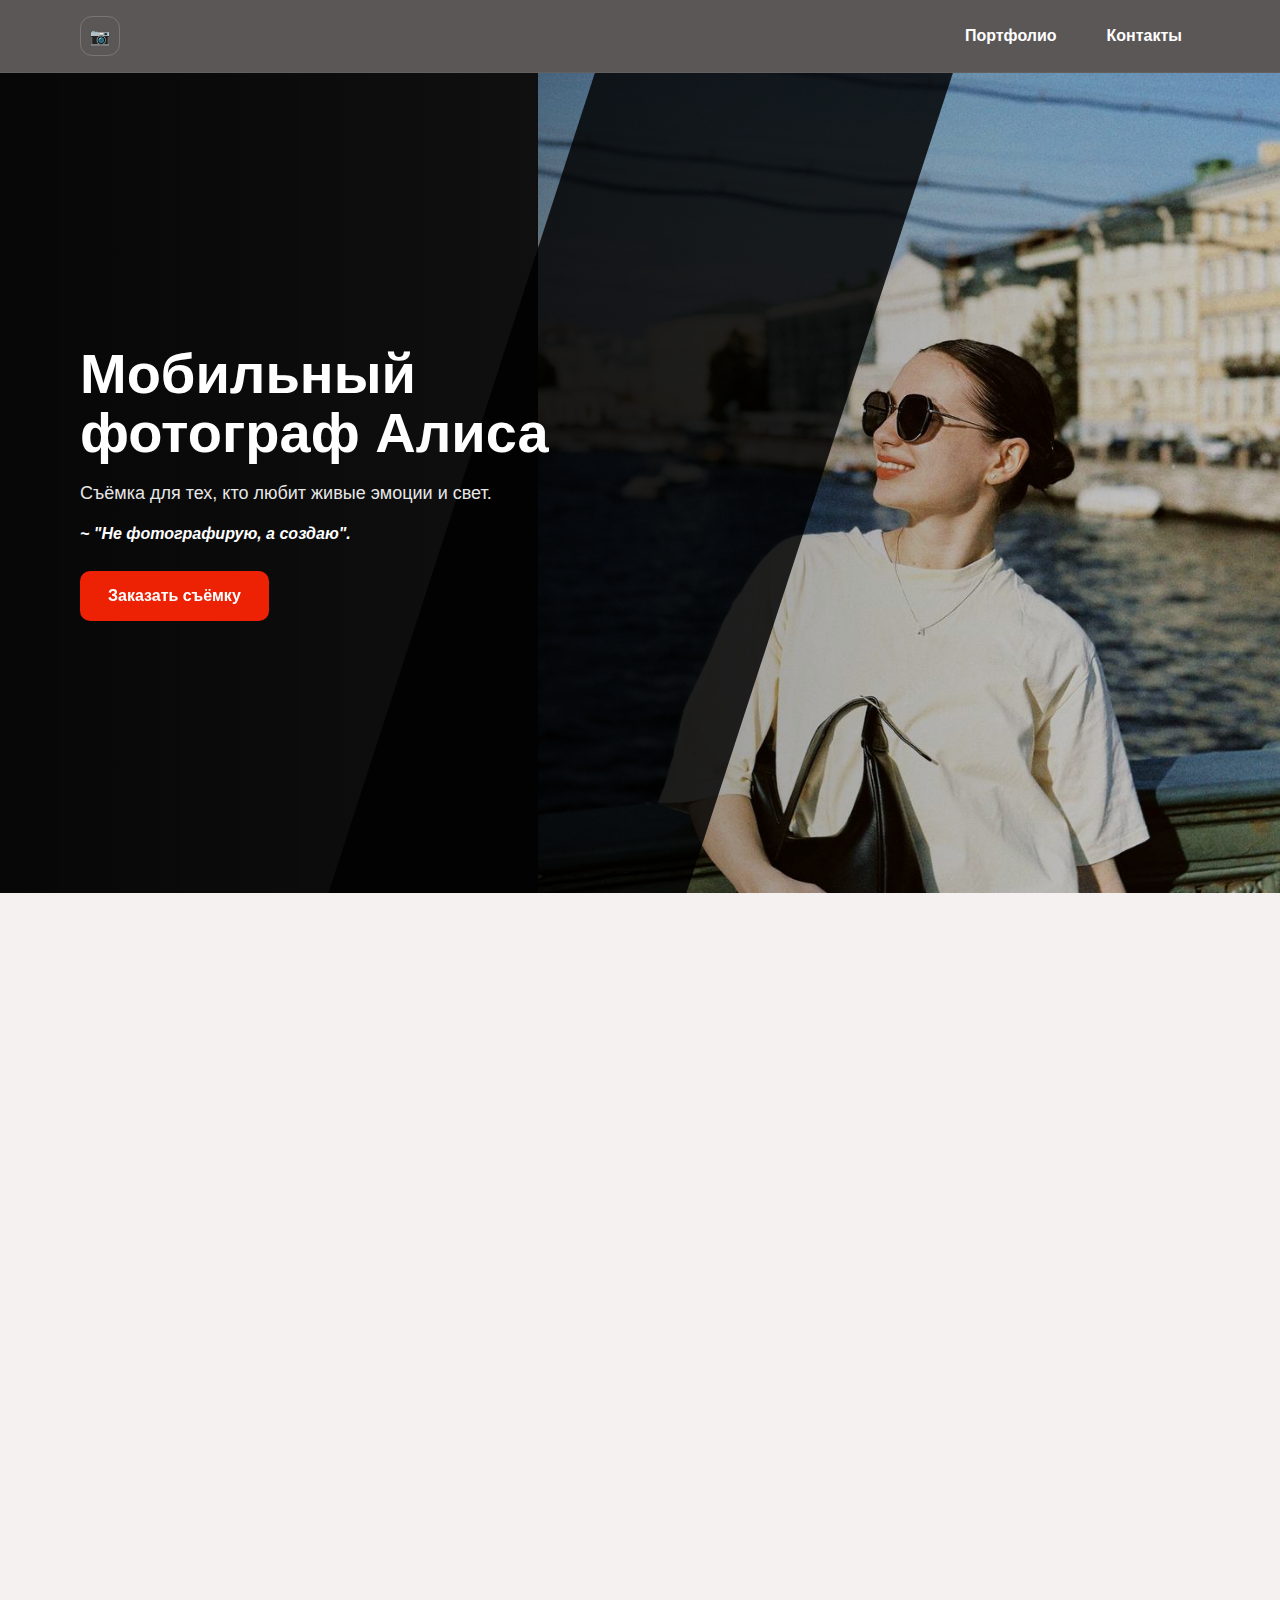
<file: docs/index.html>
<!doctype html>
<html lang="ru">
<head>
  <meta charset="utf-8" />
  <meta name="viewport" content="width=device-width, initial-scale=1" />
  <title>Мобильный фотограф Алиса</title>

  <link rel="stylesheet" href="static/css/style.css">
  <script defer src="static/js/main.js"></script>
</head>

<body>
  <div class="bg-blur"></div>

  <header class="topbar">
    <div class="container topbar__inner">
  <a class="brand" href="index.html">📷</a>
      <nav class="nav">
        <a class="nav__link" href="index.html#portfolio">Портфолио</a>
        <a class="nav__link" href="index.html#contacts">Контакты</a>
      </nav>
    </div>
  </header>

  <main>

    <section class="cover" id="top">
      <div class="cover__media">
        <img class="cover__img" src="static/photos/hero_photos/hero_photo.jpg" alt="Алиса" loading="lazy">
        <div class="cover__overlay"></div>
        <div class="cover__diagonal"></div>
      </div>

      <div class="cover__content container">
        <div class="cover__text js-reveal">
          <h1 class="cover__title">Мобильный фотограф Алиса</h1>
          <p class="cover__subtitle">Съёмка для тех, кто любит живые эмоции и свет.</p>
          <p class="cover__tagline"> ~ "Не фотографирую, а создаю".</p>
          <a class="btn btn--accent" href="https://t.me/aliceshevchuk" target="_blank" rel="noreferrer">Заказать съёмку</a>
        </div>
      </div>
    </section>


    <section class="section section--paper" id="story">
      <div class="container">
        <div class="centerhead js-reveal">
          <h2 class="h2">Немного о стиле</h2>
          <p class="muted">Несколько кадров и короткие заметки — чтобы почувствовать настроение.</p>
        </div>

        <div class="story">
          <article class="storyitem js-reveal">
            <a class="storyitem__media" href="portfolio.html" aria-label="Открыть альбом">
              <img class="storyitem__img" src="static/photos/portfolio/portfolio_10.jpg" alt="portfolio_10" loading="lazy">
            </a>
            <div class="storyitem__text">
              <p class="muted">Люблю мягкий свет, простые позы и живые эмоции — без лишней постановки.</p>
              <a class="linkarrow" href="portfolio.html">Смотреть альбом →</a>
            </div>
          </article>

          <article class="storyitem js-reveal">
            <a class="storyitem__media" href="portfolio.html" aria-label="Открыть альбом">
              <img class="storyitem__img" src="static/photos/portfolio/portfolio_5.jpg" alt="portfolio_5" loading="lazy">
            </a>
            <div class="storyitem__text">
              <p class="muted">Стараюсь поймать момент: ветер, шаг, взгляд, движение рук — всё, что делает кадр настоящим.</p>
              <a class="linkarrow" href="portfolio.html">Смотреть альбом →</a>
            </div>
          </article>

          <article class="storyitem js-reveal">
            <a class="storyitem__media" href="portfolio.html" aria-label="Открыть альбом">
              <img class="storyitem__img" src="static/photos/portfolio/portfolio_1.jpg" alt="portfolio_1" loading="lazy">
            </a>
            <div class="storyitem__text">
              <p class="muted">Обработка аккуратная: сохранённые оттенки кожи, воздух, текстуры и немного киношного настроения.</p>
              <a class="linkarrow" href="portfolio.html">Смотреть альбом →</a>
            </div>
          </article>

          <article class="storyitem js-reveal">
            <a class="storyitem__media" href="portfolio.html" aria-label="Открыть альбом">
              <img class="storyitem__img" src="static/photos/portfolio/portfolio_4_1.png" alt="portfolio_4" loading="lazy">
            </a>
            <div class="storyitem__text">
              <p class="muted">Съёмка на телефоне — это быстро, легко и очень современно, когда важна естественность.</p>
              <a class="linkarrow" href="portfolio.html">Смотреть альбом →</a>
            </div>
          </article>

          <article class="storyitem js-reveal">
            <a class="storyitem__media" href="portfolio.html" aria-label="Открыть альбом">
              <img class="storyitem__img" src="static/photos/portfolio/portfolio_2.png" alt="portfolio_2" loading="lazy">
            </a>
            <div class="storyitem__text">
              <p class="muted">Локации выбираем вместе: город, вода, лестницы, окна, тёплые стены — там, где красиво именно тебе.</p>
              <a class="linkarrow" href="portfolio.html">Смотреть альбом →</a>
            </div>
          </article>

          <article class="storyitem js-reveal">
            <a class="storyitem__media" href="portfolio.html" aria-label="Открыть альбом">
              <img class="storyitem__img" src="static/photos/portfolio/portfolio_7.jpg" alt="portfolio_7" loading="lazy">
            </a>
            <div class="storyitem__text">
              <p class="muted">Мой принцип — комфорт. В кадре не нужно «играть», достаточно быть собой.</p>
              <a class="linkarrow" href="portfolio.html">Смотреть альбом →</a>
            </div>
          </article>
        </div>
      </div>
    </section>

    <section class="section" id="collage">
      <div class="container">
        <div class="centerhead js-reveal">
          <h2 class="h2">Новый локации - новый опыт.</h2>
          <p class="muted">Выберу подходящую локацию для сьемки, обсудим детали и создадим уникальные образы - это просто!</p>
        </div>
        <div class="collage js-reveal">
          <div class="collage-grid">
            <div class="collage-grid__item"><img src="static/photos/new_collage/collage.jpg" alt="collage1" loading="lazy"></div>
            <div class="collage-grid__item"><img src="static/photos/new_collage/collage2.jpg" alt="collage2" loading="lazy"></div>
            <div class="collage-grid__item"><img src="static/photos/new_collage/collage3.jpg" alt="collage3" loading="lazy"></div>
            <div class="collage-grid__item"><img src="static/photos/new_collage/collage4.jpg" alt="collage4" loading="lazy"></div>
            <div class="collage-grid__item"><img src="static/photos/new_collage/collage5.jpg" alt="collage5" loading="lazy"></div>
            <div class="collage-grid__item"><img src="static/photos/new_collage/collage6.jpg" alt="collage6" loading="lazy"></div>
            <div class="collage-grid__item"><img src="static/photos/new_collage/collage7.jpg" alt="collage7" loading="lazy"></div>
            <div class="collage-grid__item"><img src="static/photos/new_collage/collage8.jpg" alt="collage8" loading="lazy"></div>
          </div>
        </div>
      </div>
    </section>

    <section class="section section--paper" id="services">
      <div class="container">
        <div class="centerhead js-reveal">
          <h2 class="h2">Мои услуги</h2>
        </div>
        <div class="servicegrid js-reveal">
          <article class="servicecard">
            <div class="servicecard__name">Персональная съёмка</div>
            <div class="servicecard__desc">60 минут • серия кадров • помощь с позированием, выбор локации</div>
          </article>
          <article class="servicecard servicecard--featured">
            <div class="servicecard__name">Прогулочная сьемка</div>
            <div class="servicecard__desc">2 часа • 5+ локаций • больше разнообразия</div>
          </article>
          <article class="servicecard">
            <div class="servicecard__name">Семейная съёмка</div>
            <div class="servicecard__desc">Атмосферная сьемка  • много кадров под разные задачи</div>
          </article>
        </div>
      </div>
    </section>

    <section class="section section--paper" id="how">
      <div class="container container--wide">
        <div class="centerhead js-reveal">
          <h2 class="h2">Мой подход к съемке</h2>
        </div>
        <div class="timeline js-reveal">
          <div class="timeline__line"></div>
          <div class="timeline__item">
            <div class="timeline__dot">1</div>
            <div class="timeline__body">
              <div class="timeline__title">Обсуждение и выбор</div>
              <div class="timeline__text">Обсуждаем идею, стиль, локацию и настроение. Помогу, подскажу - ваша идея увидит белый свет в самом прекрасном ее представлении</div>
            </div>
          </div>
          <div class="timeline__item">
            <div class="timeline__dot">2</div>
            <div class="timeline__body">
              <div class="timeline__title">Съемка</div>
              <div class="timeline__text">Комфортный темп, подсказки по позированию и кадрам. Моя задача не только вас сфотографировать, но и создать атмосферу, в которой вы будете чувствовать себя естественно и раскрепощенно.</div>
            </div>
          </div>
          <div class="timeline__item">
            <div class="timeline__dot">3</div>
            <div class="timeline__body">
              <div class="timeline__title">Обработка и результат</div>
              <div class="timeline__text">Подбор лучших фото и аккуратная обработка.Срок обговариаем сразу, в зависимости от объёмов съемки. Обрабатываю ваши фото с душой и вниманием к деталям.</div>
            </div>
          </div>
        </div>
      </div>
    </section>

    <section class="section section--paper" id="portfolio">
      <div class="container">
        <div class="port-teaser js-reveal">
          <div class="port-teaser__text">
            <h2 class="h2">Портфолио</h2>
          </div>
          <a class="arrowbtn" href="portfolio.html" aria-label="Открыть портфолио">
            <span class="arrowbtn__label">Открыть</span>
            <span class="arrowbtn__circle">→</span>
          </a>
        </div>
      </div>
    </section>

    <section class="contactcover" id="contacts">
      <div class="contactcover__media">
        <div class="contactcover__veil"></div>
      </div>
      <div class="contactcover__content container">
        <div class="contactcard js-reveal">
          <div style="text-align:center;">

            <a class="icon-link" href="https://t.me/shevchukalice" target="_blank" rel="noreferrer" aria-label="Telegram канал" style="display:inline-block; margin:0 12px;">
              <svg width="48" height="48" viewBox="0 0 240 240" fill="none" xmlns="http://www.w3.org/2000/svg" aria-hidden="true">
                <rect width="240" height="240" rx="36" fill="#2AABEE"/>
                <path d="M64 123l107-43c4-2 7 1 6 5l-20 93c-1 4-5 6-9 4l-28-18-15 15c-2 2-6 2-7-1L64 123z" fill="#fff"/>
              </svg>
            </a>

            <a class="icon-link" href="https://www.instagram.com/alisa.shevchuk_/profilecard/?igsh=YXQ3ZWx4MHNxcGgx" target="_blank" rel="noreferrer" aria-label="Instagram (заглушка)" style="display:inline-block; margin:0 12px;">
              <svg width="48" height="48" viewBox="0 0 24 24" fill="none" xmlns="http://www.w3.org/2000/svg" aria-hidden="true">
                <rect x="1.5" y="1.5" width="21" height="21" rx="5" fill="#E1306C"/>
                <path d="M7.5 7.5h9v9h-9z" fill="#fff" opacity="0.0" />
                <circle cx="12" cy="12" r="4" stroke="#fff" stroke-width="1.4" fill="none"/>
                <circle cx="18" cy="6" r="1.2" fill="#fff"/>
              </svg>
            </a>
          </div>
        </div>
      </div>
    </section>
  </main>

</body>
</html>
</file>
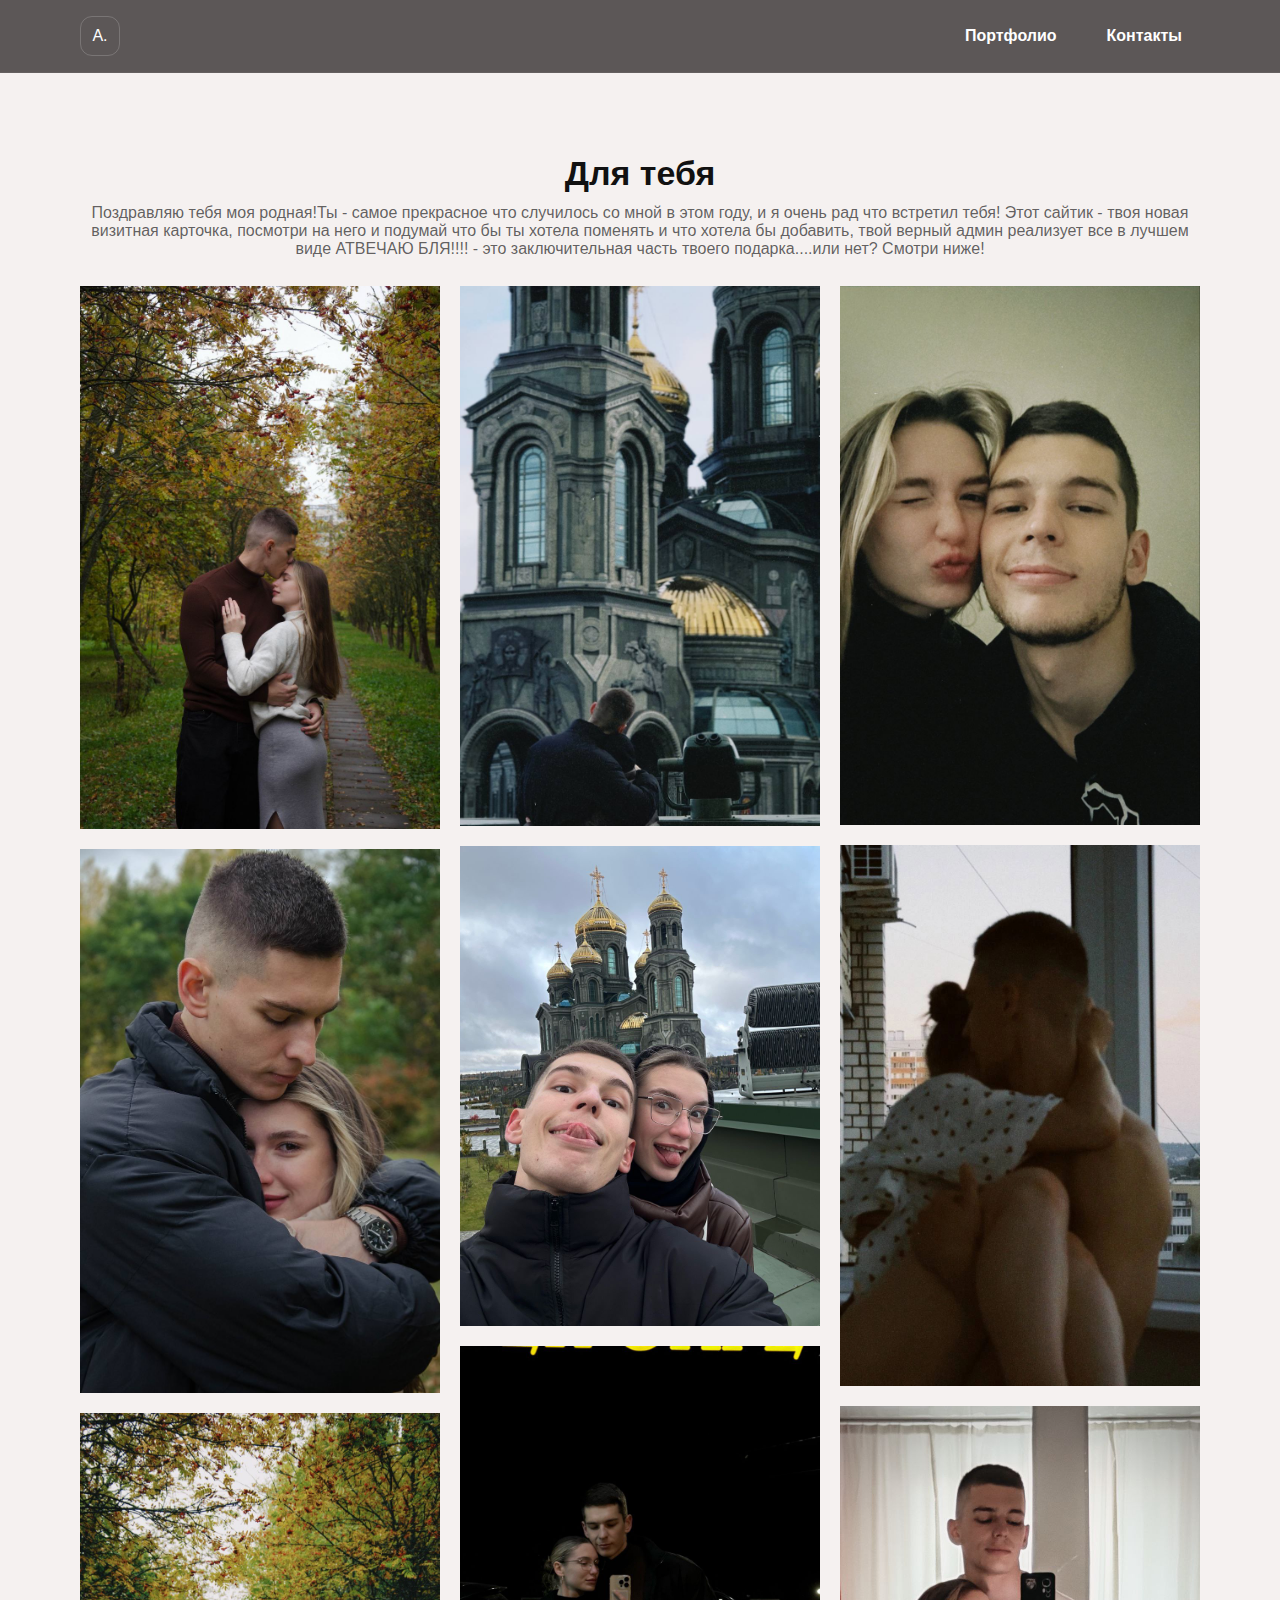
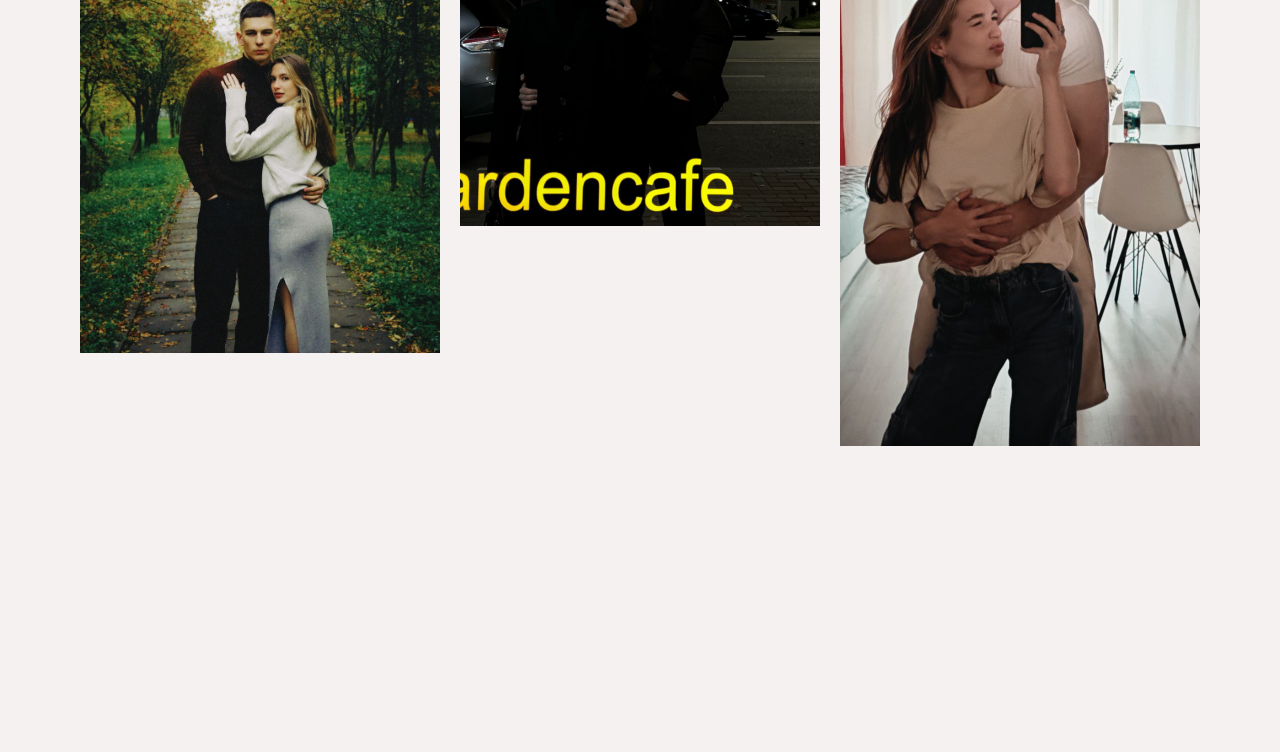
<file: docs/06_07_2025.html>
<!doctype html>
<html lang="ru">
<head>
  <meta charset="utf-8" />
  <meta name="viewport" content="width=device-width, initial-scale=1" />
  <title>Мобильный фотограф Алиса</title>

  <link rel="stylesheet" href="static/css/style.css">
  <style>
    #snow-canvas{
      position: fixed;
      left: 0;
      top: 0;
      width: 100%;
      height: 100%;
      z-index: 9000; 
      pointer-events: none;
    }
    @media (max-width: 560px){
      #snow-canvas{opacity: .9}
    }
  </style>
  <script defer src="static/js/main.js"></script>
</head>

<body>
  <div class="bg-blur"></div>

  <header class="topbar">
    <div class="container topbar__inner">
      <a class="brand" href="index.html">A.</a>
      <nav class="nav">
        <a class="nav__link" href="index.html#portfolio">Портфолио</a>
        <a class="nav__link" href="index.html#contacts">Контакты</a>
      </nav>
    </div>
  </header>

  <main>
    
<section class="section section--paper">
  <div class="container">
    <div class="centerhead js-reveal">
      <h1 class="h2">Для тебя</h1>
      <p class="muted">Поздравляю тебя моя родная!Ты - самое прекрасное что случилось со мной в этом году, и я очень рад что встретил тебя! Этот сайтик - твоя новая визитная карточка, посмотри на него и подумай что бы ты хотела поменять и что хотела бы добавить, твой верный админ реализует все в лучшем виде АТВЕЧАЮ БЛЯ!!!! - это заключительная часть твоего подарка....или нет? Смотри ниже!</p>
    </div>

    <div class="tilda-masonry js-reveal" style="margin-top: 26px;">
      <figure class="tilda-masonry__item">
        <img src="static/photos/we/we1.jpg" alt="we1" loading="lazy">
      </figure>
      <figure class="tilda-masonry__item">
        <img src="static/photos/we/we2.jpg" alt="we2" loading="lazy">
      </figure>
      <figure class="tilda-masonry__item">
        <img src="static/photos/we/we3.jpg" alt="we3" loading="lazy">
      </figure>
      <figure class="tilda-masonry__item">
        <img src="static/photos/we/we4.jpg" alt="we4" loading="lazy">
      </figure>
      <figure class="tilda-masonry__item">
        <img src="static/photos/we/we5.jpg" alt="we5" loading="lazy">
      </figure>
      <figure class="tilda-masonry__item">
        <img src="static/photos/we/we6.jpg" alt="we6" loading="lazy">
      </figure>
      <figure class="tilda-masonry__item">
        <img src="static/photos/we/we7.jpg" alt="we7" loading="lazy">
      </figure>
      <figure class="tilda-masonry__item">
        <img src="static/photos/we/we8.jpg" alt="we8" loading="lazy">
      </figure>
      <figure class="tilda-masonry__item">
        <img src="static/photos/we/we9.jpg" alt="we9" loading="lazy">
      </figure>

    </div>

    <div class="centerhead js-reveal" style="margin-top: 40px;">
      <h2 class="h2" style="font-size: 28px;">Подарок внутри</h2>
      <p class="muted">Нажми кнопку — появится инструкция.</p>

      <div style="margin-top: 18px;">
        <button class="btn btn--accent" type="button"
          data-open-modal="true"
          data-admin="@askollok"
          data-code="knopka-photographer">
          Нажми меня!!!
        </button>
      </div>

      <p class="muted" style="margin-top: 14px;">Кодовая фраза: “knopka-photographer”.</p>
    </div>
  </div>
</section>

<div class="modal" id="modal" aria-hidden="true">
  <div class="modal__overlay" data-close="true"></div>

  <div class="modal__card" role="dialog" aria-modal="true" aria-labelledby="modal-title">
    <button class="modal__close" type="button" data-close="true" aria-label="Закрыть">×</button>
    <h3 class="modal__title" id="modal-title">Как получить подарок</h3>
    <div class="modal__body" id="modal-body"></div>
    <div class="modal__actions">
      <button class="btn btn--outline" type="button" data-close="true">Поняла</button>
    </div>
  </div>
</div>

  </main>

  <canvas id="snow-canvas" aria-hidden="true"></canvas>
  <script>
  (function(){
    const canvas = document.getElementById('snow-canvas');
    const ctx = canvas.getContext('2d');
    let W = canvas.width = window.innerWidth;
    let H = canvas.height = window.innerHeight;

    const flakes = [];
    const flakeCount = Math.min(160, Math.round(W / 8)); 

    function rand(min, max){ return Math.random() * (max - min) + min }

    function createFlake(){
      return {
        x: rand(0, W),
        y: rand(-H, 0),
        r: rand(0.8, 3.4),
        d: rand(0.5, 1.5),
        vx: rand(-0.3, 0.6),
        vy: rand(0.3, 1.2),
        o: rand(0.4, 0.95)
      };
    }

    for(let i=0;i<flakeCount;i++) flakes.push(createFlake());

    let angle = 0;
    function update(){
      angle += 0.0025;
      for(let i=0;i<flakes.length;i++){
        const f = flakes[i];
        f.x += Math.sin(angle + f.d) * f.vx;
        f.y += f.vy;
        f.vy += 0.0002 * f.r;
        if(f.y > H + 10 || f.x < -50 || f.x > W + 50){
          flakes[i] = createFlake();
          flakes[i].y = rand(-50, -10);
        }
      }
    }

    function draw(){
      ctx.clearRect(0,0,W,H);
      for(const f of flakes){
        ctx.beginPath();
        ctx.fillStyle = 'rgba(255,255,255,'+f.o+')';
        ctx.arc(f.x, f.y, f.r, 0, Math.PI*2);
        ctx.fill();
      }
    }

    let animId = null;
    function loop(){ update(); draw(); animId = requestAnimationFrame(loop); }

    function resize(){
      W = canvas.width = window.innerWidth;
      H = canvas.height = window.innerHeight;
      const target = Math.min(220, Math.max(40, Math.round(W / 8)));
      while(flakes.length < target) flakes.push(createFlake());
      while(flakes.length > target) flakes.pop();
    }

    document.addEventListener('visibilitychange', function(){
      if(document.hidden){ cancelAnimationFrame(animId); }
      else{ animId = requestAnimationFrame(loop); }
    });

    window.addEventListener('resize', resize);
    animId = requestAnimationFrame(loop);
  })();
  </script>
</body>
</html>
</file>
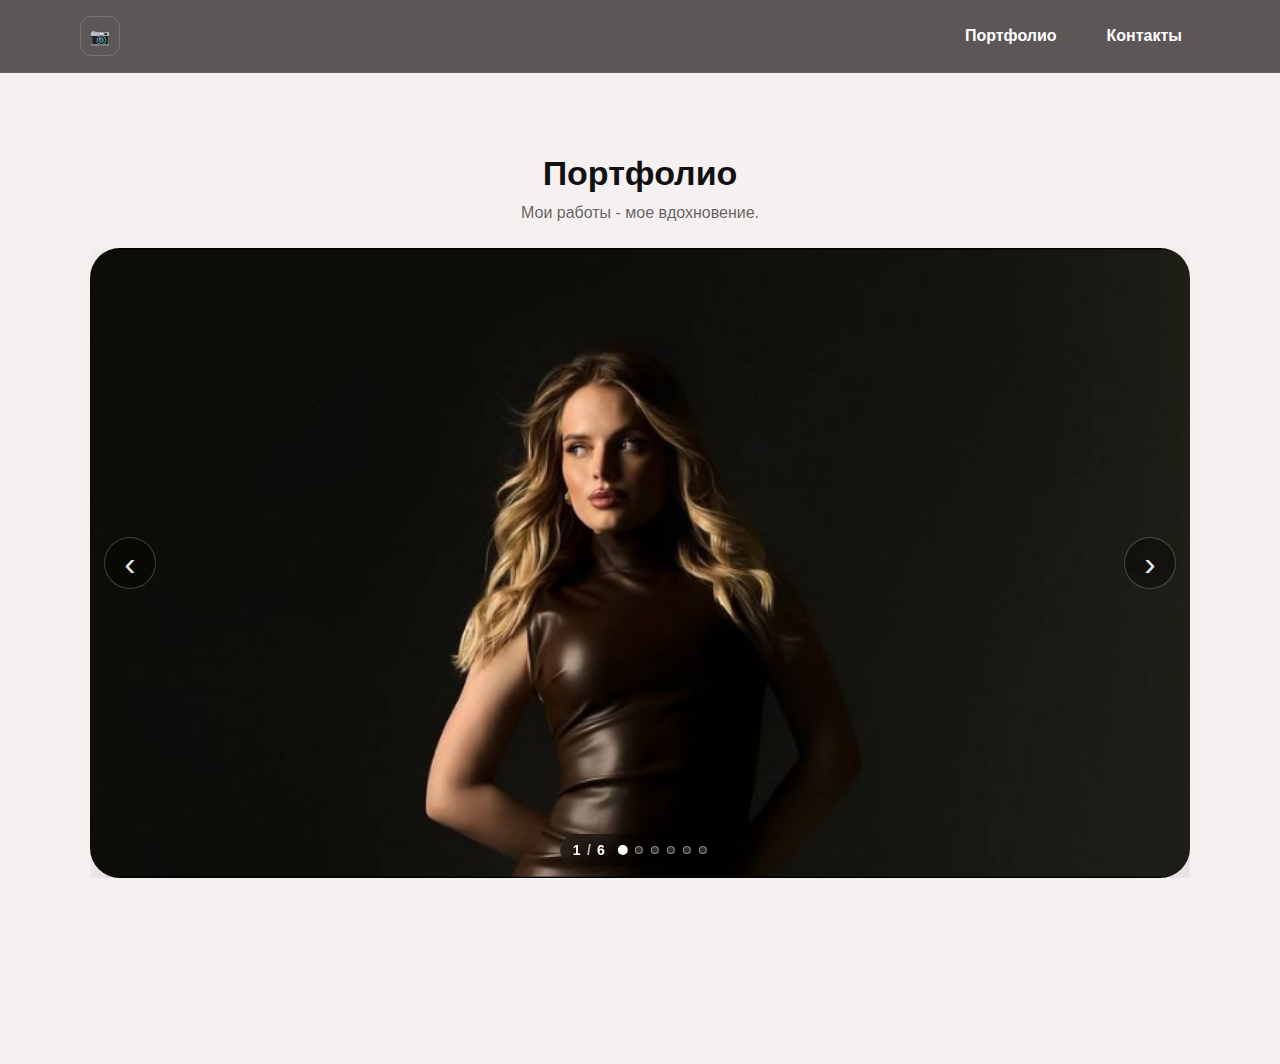
<file: docs/portfolio.html>
<!doctype html>
<html lang="ru">
<head>
  <meta charset="utf-8" />
  <meta name="viewport" content="width=device-width, initial-scale=1" />
  <title>Мобильный фотограф Алиса</title>

  <link rel="stylesheet" href="static/css/style.css">
  <script defer src="static/js/main.js"></script>
</head>

<body>
  <div class="bg-blur"></div>

  <header class="topbar">
    <div class="container topbar__inner">
  <a class="brand" href="index.html">📷</a>
      <nav class="nav">
        <a class="nav__link" href="index.html#portfolio">Портфолио</a>
        <a class="nav__link" href="index.html#contacts">Контакты</a>
      </nav>
    </div>
  </header>

  <main>
    

<section class="section section--paper portfolio-page">
  <div class="container">
    <div class="centerhead js-reveal">
      <h1 class="h2">Портфолио</h1>
      <p class="muted">Мои работы - мое вдохновение.</p>
    </div>

    <div class="album js-reveal" data-album aria-label="Альбом работ">
      <button class="album__nav album__nav--prev" type="button" data-album-prev aria-label="Предыдущее фото">‹</button>

      <ul class="album__track" data-album-track tabindex="0">
        
          <li class="album__slide" data-slide>
            <figure class="album__frame">
              <img class="album__img" src="static/photos/portfolio/portfolio_2.png" alt="portfolio_2" loading="lazy">
            </figure>
          </li>

          <li class="album__slide" data-slide>
            <figure class="album__frame">
              <img class="album__img" src="static/photos/portfolio/portfolio_1.jpg" alt="portfolio_1" loading="lazy">
            </figure>
          </li>

          <li class="album__slide" data-slide>
            <figure class="album__frame">
              <img class="album__img" src="static/photos/portfolio/portfolio_9.jpg" alt="portfolio_9" loading="lazy">
            </figure>
          </li>

          <li class="album__slide" data-slide>
            <figure class="album__frame">
              <img class="album__img" src="static/photos/portfolio/portfolio_10.jpg" alt="portfolio_10" loading="lazy">
            </figure>
          </li>

          <li class="album__slide" data-slide>
            <figure class="album__frame">
              <img class="album__img" src="static/photos/portfolio/portfolio_8.png" alt="portfolio_8" loading="lazy">
            </figure>
          </li>

          <li class="album__slide" data-slide>
            <figure class="album__frame">
              <img class="album__img" src="static/photos/portfolio/portfolio_7.jpg" alt="portfolio_7" loading="lazy">
            </figure>
          </li>
        
      </ul>

      <button class="album__nav album__nav--next" type="button" data-album-next aria-label="Следующее фото">›</button>

      <div class="album__ui" aria-hidden="false">
        <div class="album__count">
          <span data-album-current>1</span><span class="album__count-sep">/</span><span data-album-total>6</span>
        </div>
        <div class="album__dots" data-album-dots aria-label="Перейти к фото"></div>
      </div>
    </div>

    <div class="centerhead js-reveal" style="margin-top: 30px;">
      <a class="btn btn--outline" href="index.html#portfolio">← Вернуться на главную</a>
    </div>
  </div>
</section>


  </main>
</body>
</html>
</file>
<file: docs/static/css/style.css>
:root{
  --bg: #ffffff;
  --paper: #f5f1f0;     
  --text: #111;
  --muted: rgba(0,0,0,.62);

  --accent: #ed2204;     
  --stroke: rgba(0,0,0,.10);

  --radius: 30px;
  --shadow: 0 14px 40px rgba(0,0,0,.10);

  --t: 420ms;
  --ease: cubic-bezier(.2,.9,.2,1);
}

*{box-sizing:border-box}
html,body{height:100%}
html{scroll-behavior:smooth}
body{
  margin:0;
  background: var(--bg);
  color: var(--text);
  font-family: -apple-system, BlinkMacSystemFont, "Segoe UI", Roboto, Arial, sans-serif;
}
.no-scroll{overflow:hidden}

.container{width:min(1120px, calc(100% - 40px)); margin:0 auto}
.container--wide{
  width: min(1400px, calc(100% - 40px));
}
.topbar{
  position:sticky; top:0; z-index:9999;
  background: #5c5757;
  color: #fff;
  backdrop-filter: blur(6px);
  border-bottom: 1px solid rgba(255,255,255,.06);
}
.topbar__inner{display:flex; justify-content:space-between; align-items:center; padding: 16px 0}
.brand{
  width:40px;height:40px; display:grid; place-items:center;
  border-radius: 12px;
  color:#fff; text-decoration:none;
  border:1px solid rgba(255,255,255,.18);
}
.nav{display:flex; gap:14px}
.nav__link{
  color:#fff;
  text-decoration:none;
  opacity:1;
  padding:10px 18px; 
  border-radius:12px;
  transition: background var(--t) var(--ease), transform var(--t) var(--ease);
  background: transparent;
  font-weight:700;
  font-size:16px;
}
.nav__link:hover{background: rgba(255,255,255,.06); transform: translateY(-1px)}

.footer{
  padding: 18px 0 26px;
  background: transparent; 
  border-top: 1px solid var(--stroke);
}
.footer__inner{display:flex; align-items:center; justify-content:space-between}
.footer__muted{color: var(--muted); font-size: 13px}
.secret-dot{
  width: 10px; height: 10px; border-radius: 999px;
  display:inline-block;
  background: rgba(0,0,0,.08);
  border: 1px solid rgba(0,0,0,.08);
  opacity: .7;
}
.secret-dot:hover{opacity:1}

.h2{margin:0; font-size: 34px; line-height:1.2; font-weight: 700}
.muted{margin: 10px 0 0; color: var(--muted)}
.centerhead{text-align:center; margin-bottom: 28px}

.btn{
  display:inline-flex; align-items:center; justify-content:center;
  padding: 14px 26px;
  border-radius: 10px; 
  text-decoration:none;
  font-weight: 600;
  transition: transform var(--t) var(--ease), filter var(--t) var(--ease), background var(--t) var(--ease), box-shadow var(--t) var(--ease), border-color var(--t) var(--ease);
  border: 2px solid transparent;
  will-change: transform, box-shadow;
}
.btn:hover{transform: translateY(-1px)}
.btn--accent{background: var(--accent); color:#fff}
.btn--outline{background: transparent; color: #111; border-color: rgba(0,0,0,.25)}
.btn--outline:hover{filter: brightness(.98); box-shadow: 0 8px 30px rgba(0,0,0,.06)}
.btn:focus{outline: 3px solid rgba(237,34,4,.14); outline-offset: 2px}

.section{padding: 80px 0}
.section{scroll-margin-top: 100px}
.section--paper{background: var(--paper)}

.cover{
  position:relative;
  height: min(100vh, 820px);
  background:#1a1a1a;
  overflow:hidden;
}
.cover__media{position:absolute; inset:0}
.cover__img{position:absolute; right:0; top:0; height:100%; width: 58%; object-fit: cover}
.cover__overlay{position:absolute; inset:0; background: linear-gradient(90deg, rgba(0,0,0,.75) 0%, rgba(0,0,0,.30) 55%, rgba(0,0,0,.12) 100%)}
.cover__diagonal{
  position:absolute;
  left: 34%;
  top:-10%;
  width: 28%;
  height: 140%;
  background: rgba(0,0,0,.82);
  transform: skewX(-18deg);
  transform-origin: center;
}
.cover__content{position:relative; height:100%; display:flex; align-items:center}
.cover__text{max-width: 520px; color:#fff; padding: 40px 0}
.cover__title{margin:0; font-size: 56px; line-height:1.05; font-weight: 700}
.cover__subtitle{margin: 18px 0 0; font-size: 18px; opacity: .9; line-height:1.5}
.cover__tagline{margin: 18px 0 28px; font-style: italic; font-weight: 800}

.timeline{
  width: 100%;
  max-width: none;
  margin: 0;
  position: relative;
  padding-left: 160px; 
  padding-right: 160px;
  box-sizing: border-box;
}
.timeline__line{
  position: absolute;
  left: 80px; 
  top: 8px;
  bottom: 8px;
  width: 2px;
  background: #e8e8e8;
}
.timeline__item{
  display: grid;
  grid-template-columns: 80px 1fr; 
  gap: 28px;
  padding-bottom: 80px;
}
.timeline__item:last-child{padding-bottom:0}
.timeline__dot{
  width: 64px; height: 64px;
  border-radius: 999px;
  background: var(--accent);
  color:#fff;
  display:grid; place-items:center;
  font-weight: 800;
}
.timeline__title{font-size: 20px; font-weight: 700; margin-top: 4px}
.timeline__text{margin-top: 10px; color: rgba(0,0,0,.62); line-height:1.6}

.servicegrid{
  display:grid;
  grid-template-columns: repeat(3, minmax(0, 1fr));
  gap: 22px;
  width: min(1120px, 100%);
  margin: 0 auto;
}
.servicecard{
  background:#fff;
  border: 1px solid #fff;
  border-radius: var(--radius);
  box-shadow: var(--shadow);
  padding: 34px 26px;
  text-align:center;
  transition: transform var(--t) var(--ease);
}
.servicecard:hover{transform: translateY(-2px)}
.servicecard__name{font-size: 20px; font-weight: 700}
.servicecard__price{margin-top: 14px; font-size: 44px; font-weight: 800}
.servicecard__desc{margin-top: 14px; color: rgba(0,0,0,.62); line-height:1.6}
.servicecard--featured{transform: translateY(-10px)}
.servicecard--featured:hover{transform: translateY(-12px)}

.tilda-masonry{
  width: min(1160px, 100%);
  margin: 0 auto;
  column-count: 3;
  column-gap: 20px;
}
.tilda-masonry__item{
  margin: 0 0 20px;
  break-inside: avoid;
}
.tilda-masonry__item img{
  width: 100%;
  display:block;
}

.contactcover{
  position:relative;
  padding: 120px 0;
  background: var(--paper);
  overflow:hidden;
}
.contactcover__media{position:absolute; inset:0; background: #f0e9e7;}
.contactcover__veil{position:absolute; inset:0; background: rgba(240,233,231,.90)}
.contactcover__content{position:relative}
.contactcard{
  width: min(760px, 100%);
  margin: 0 auto;
  text-align:center;
  padding: 0;
}
.contactbtns{margin-top: 28px; display:flex; gap: 14px; justify-content:center; flex-wrap:wrap}

.js-reveal{
  opacity: 0;
  transform: translateY(18px);
  transition: opacity 700ms var(--ease), transform 900ms var(--ease);
}
.js-reveal.is-visible{
  opacity: 1;
  transform: none;
}
@media (prefers-reduced-motion: reduce){
  html{scroll-behavior:auto}
  .js-reveal{opacity:1; transform:none; transition:none}
}

@media (max-width: 980px){
  .cover__img{width: 100%}
  .cover__diagonal{display:none}
  .cover__overlay{background: rgba(0,0,0,.55)}
  .cover__title{font-size: 44px}
  .section{padding: 90px 0}
  .servicegrid{grid-template-columns: 1fr; width: min(520px, 100%)}
  .tilda-masonry{column-count: 2}
  .timeline{padding-left: 100px; padding-right: 40px}
  .timeline__item{grid-template-columns: 64px 1fr; gap: 20px}
  .timeline__line{left: 44px}
}
@media (max-width: 560px){
  .cover__title{font-size: 36px}
  .timeline{padding-left: 66px; padding-right: 24px}
  .timeline__line{left: 30px}
  .tilda-masonry{column-count: 1}
}
.container.container--wide{
  max-width: none;
  width: min(1400px, calc(100% - 40px));
}
.container--wide{
  max-width: none;
  width: min(1400px, calc(100% - 40px));
}

.port-teaser{
  display:flex;
  flex-direction: column; 
  align-items: center;    
  justify-content: center; 
  gap: 20px;
  padding: 56px 36px; 
  min-height: 260px; 
  background: #fff; 
  border-radius: calc(var(--radius) / 2);
  box-shadow: 0 12px 36px rgba(16,16,16,.08);
  border: 1px solid rgba(0,0,0,.04);
  transition: transform var(--t) var(--ease), box-shadow var(--t) var(--ease);
  text-align: center; 
}
.port-teaser:hover{transform: translateY(-6px); box-shadow: 0 20px 50px rgba(16,16,16,.10)}
.port-teaser__text{max-width: 72ch; margin: 0 auto}

.arrowbtn{
  display:inline-flex;
  align-items:center;
  justify-content:center;
  gap: 16px;
  text-decoration:none;
  color: var(--text);
  transition: transform var(--t) var(--ease);
}
.arrowbtn:hover{transform: translateY(-2px)}
.arrowbtn__label{
  font-weight: 700;
  letter-spacing: .02em;
}
.arrowbtn__circle{
  width: 62px; height: 62px;
  display:grid; place-items:center;
  border-radius: 999px;
  background: var(--accent);
  color: #fff;
  font-size: 28px;
  line-height: 1;
  transition: transform 260ms var(--ease), box-shadow 260ms var(--ease), background 260ms var(--ease);
}


.collage {
  margin-top: 28px;
}
.collage-grid{
  display: grid;
  grid-template-columns: repeat(4, 1fr);
  grid-auto-rows: 180px;
  gap: 18px;
  max-width: 1100px;
  margin: 0 auto;
  align-items: stretch;
}
.collage-grid__item{overflow:hidden; border-radius: 14px;}
.collage-grid__item img{width:100%; height:100%; object-fit: cover; display:block; transition: transform 400ms var(--ease)}
.collage-grid__item:hover img{transform: scale(1.04)}

.collage-grid__item:nth-child(1){grid-column: 1 / span 2; grid-row: 1 / span 2}
.collage-grid__item:nth-child(2){grid-column: 3 / span 2; grid-row: 1 / span 2}
.collage-grid__item:nth-child(3){grid-column: 1 / span 1; grid-row: 3 / span 1}
.collage-grid__item:nth-child(4){grid-column: 2 / span 1; grid-row: 3 / span 1}
.collage-grid__item:nth-child(5){grid-column: 3 / span 1; grid-row: 3 / span 1}
.collage-grid__item:nth-child(6){grid-column: 4 / span 1; grid-row: 3 / span 1}
.collage-grid__item:nth-child(7){grid-column: 1 / span 2; grid-row: 4 / span 1}
.collage-grid__item:nth-child(8){grid-column: 3 / span 2; grid-row: 4 / span 1}


@media (max-width: 980px){
  .collage-grid{grid-template-columns: repeat(2, 1fr); grid-auto-rows: 140px; gap:12px}
  .collage-grid__item{grid-column:auto; grid-row:auto}
}
@media (max-width: 640px){
  .collage-grid{grid-template-columns: repeat(1, 1fr); grid-auto-rows: 180px; gap:10px}
  .collage-grid__item{grid-column:auto; grid-row:auto}
}
.arrowbtn:hover .arrowbtn__circle{transform: translateX(6px); box-shadow: 0 10px 30px rgba(237,34,4,.18)}

.portfolio-page .centerhead{margin-bottom: 26px}

.album{
  position: relative;
  margin: 0 auto;
  width: min(1100px, 100%);
}

.album__track{
  list-style:none;
  padding: 0;
  margin: 0;
  display:flex;
  gap: 16px;

  overflow-x: auto;
  scroll-snap-type: x mandatory;
  scroll-behavior: smooth;

  scrollbar-width: none;
}
.album__track::-webkit-scrollbar{display:none}

.album__slide{
  flex: 0 0 100%;
  scroll-snap-align: center;
  scroll-snap-stop: always;
}

.album__frame{
  margin: 0;
  background: #fff;
  box-shadow: var(--shadow);
  border-radius: var(--radius);
  overflow:hidden;
}

.album__img{
  width: 100%;
  height: min(70vh, 720px);
  object-fit: cover;
  display:block;
}

.album__nav{
  position:absolute;
  top: 50%;
  transform: translateY(-50%);
  width: 52px; height: 52px;
  border-radius: 999px;
  border: 1px solid rgba(255,255,255,.25);
  background: rgba(0,0,0,.35);
  color: #fff;
  font-size: 34px;
  line-height: 1;
  cursor:pointer;
  transition: transform var(--t) var(--ease), background var(--t) var(--ease), opacity var(--t) var(--ease);
  opacity: .9;
}
.album__nav:hover{
  background: rgba(0,0,0,.50);
  transform: translateY(-50%) scale(1.03);
}
.album__nav--prev{left: 14px}
.album__nav--next{right: 14px}

@media (max-width: 720px){
  .port-teaser{flex-direction:column; align-items:center}
  .album__img{height: min(60vh, 520px)}
  .album__nav{display:none} /* на мобиле удобнее свайп */
}
.album__ui{
  position: absolute;
  left: 50%;
  bottom: 12px;
  transform: translateX(-50%);
  display:flex;
  align-items:center;
  gap: 14px;
  padding: 8px 12px;
  border-radius: 999px;
  background: rgba(0,0,0,.35);
  backdrop-filter: blur(8px);
  color: #fff;
}

.album__count{
  font-weight: 700;
  letter-spacing: .02em;
  font-size: 14px;
  display:flex;
  align-items:center;
  gap: 6px;
}
.album__count-sep{opacity:.7}

.album__dots{
  display:flex;
  gap: 8px;
  align-items:center;
}
.album__dot{
  width: 8px; height: 8px;
  border-radius: 999px;
  border: 1px solid rgba(255,255,255,.55);
  background: rgba(255,255,255,.20);
  padding:0;
  cursor:pointer;
  transition: transform var(--t) var(--ease), background var(--t) var(--ease), opacity var(--t) var(--ease);
  opacity:.9;
}
.album__dot:hover{transform: scale(1.15)}
.album__dot.is-active{
  background: #fff;
  opacity: 1;
  transform: scale(1.25);
}

.album__track:focus{
  outline: 3px solid rgba(237,34,4,.35);
  outline-offset: 6px;
  border-radius: 18px;
}

.album__nav{z-index: 3}
.album__ui{z-index: 2}

@media (max-width: 720px){
  .album__ui{bottom: 10px; gap: 10px}
}
.modal{
  position: fixed;
  inset: 0;
  display: none;            
  z-index: 9999;
}

.modal.is-open{
  display: block;          
}

.modal__overlay{
  position: absolute;
  inset: 0;
  background: rgba(0,0,0,.55);
  backdrop-filter: blur(4px);
}

.modal__card{
  position: absolute;
  left: 50%;
  top: 50%;
  transform: translate(-50%, -50%);
  width: min(520px, calc(100% - 36px));
  background: #fff;
  border-radius: 18px;
  box-shadow: 0 30px 80px rgba(0,0,0,.25);
  padding: 18px 18px 16px;
}

.modal__title{
  margin: 4px 0 10px;
  font-size: 18px;
}

.modal__body{
  color: rgba(0,0,0,.78);
  line-height: 1.55;
}

.modal__close{
  position: absolute;
  right: 10px;
  top: 8px;
  width: 36px;
  height: 36px;
  border-radius: 999px;
  border: 1px solid rgba(0,0,0,.10);
  background: rgba(0,0,0,.04);
  cursor: pointer;
  font-size: 20px;
}

.modal__actions{
  display: flex;
  justify-content: flex-end;
  gap: 10px;
  margin-top: 14px;
}

.no-scroll{
  overflow: hidden;
}
.photogrid{
  display:grid;
  grid-template-columns: repeat(12, 1fr);
  gap: 14px;
}

.photogrid__tile{
  position: relative;
  display:block;
  border-radius: var(--radius);
  overflow:hidden;
  box-shadow: var(--shadow);
  background: #fff;
  transform: translateY(0);
  transition: transform var(--t) var(--ease), box-shadow var(--t) var(--ease);
}

.photogrid__tile:nth-child(1){ grid-column: span 7; }
.photogrid__tile:nth-child(2){ grid-column: span 5; }
.photogrid__tile:nth-child(3){ grid-column: span 4; }
.photogrid__tile:nth-child(4){ grid-column: span 4; }
.photogrid__tile:nth-child(5){ grid-column: span 4; }
.photogrid__tile:nth-child(6){ grid-column: span 12; }

.photogrid__img{
  width: 100%;
  height: clamp(180px, 32vw, 360px);
  object-fit: cover;
  display:block;
}

.photogrid__veil{
  position:absolute;
  inset:0;
  background: linear-gradient(180deg, rgba(0,0,0,0) 55%, rgba(0,0,0,.18) 100%);
  opacity: .9;
  transition: opacity var(--t) var(--ease);
}

.photogrid__tile:hover{
  transform: translateY(-3px);
  box-shadow: 0 28px 70px rgba(0,0,0,.16);
}
.photogrid__tile:hover .photogrid__veil{opacity: 1}

@media (max-width: 900px){
  .photogrid{grid-template-columns: repeat(6, 1fr)}
  .photogrid__tile:nth-child(1),
  .photogrid__tile:nth-child(2),
  .photogrid__tile:nth-child(3),
  .photogrid__tile:nth-child(4),
  .photogrid__tile:nth-child(5){ grid-column: span 3; }
  .photogrid__tile:nth-child(6){ grid-column: span 6; }
}

@media (max-width: 560px){
  .photogrid{grid-template-columns: repeat(2, 1fr)}
  .photogrid__tile{ grid-column: span 2 !important; }
  .photogrid__img{ height: 240px; }
}
.story{
  display:flex;
  flex-direction:column;
  gap: 26px;
  margin-top: 18px;
}

.storyitem{
  display:flex;
  align-items:center;
  gap: 26px;
  padding: 16px;
  border-radius: calc(var(--radius) + 2px);
  background: rgba(255,255,255,.62);
  box-shadow: var(--shadow);
}

.storyitem__media{
  flex: 0 0 56%;
  border-radius: var(--radius);
  overflow:hidden;
  display:block;
  position:relative;
}

.storyitem__img{
  width:100%;
  height: clamp(220px, 34vw, 420px);
  object-fit: cover;
  display:block;
  transform: scale(1.01);
  transition: transform var(--t) var(--ease);
}

.storyitem__media:hover .storyitem__img{
  transform: scale(1.04);
}

.storyitem__text{
  flex: 1;
  padding: 6px 10px;
  max-width: 52ch;
}

.storyitem__title{
  margin: 0 0 8px;
  font-size: 18px;
  letter-spacing: .01em;
}

.linkarrow{
  display:inline-block;
  margin-top: 10px;
  text-decoration:none;
  font-weight: 700;
  color: var(--accent);
}

.storyitem__signature{
  margin-top: 10px;
  color: rgba(0,0,0,.62);
  font-size: 13px;
  font-style: italic;
}

.storyitem:nth-child(even){
  flex-direction: row-reverse;
}

@media (max-width: 820px){
  .storyitem{
    flex-direction: column;
    align-items: stretch;
    padding: 14px;
  }
  .storyitem:nth-child(even){
    flex-direction: column; 
  }
  .storyitem__media{flex-basis:auto}
  .storyitem__text{max-width:none}
}
</file>
